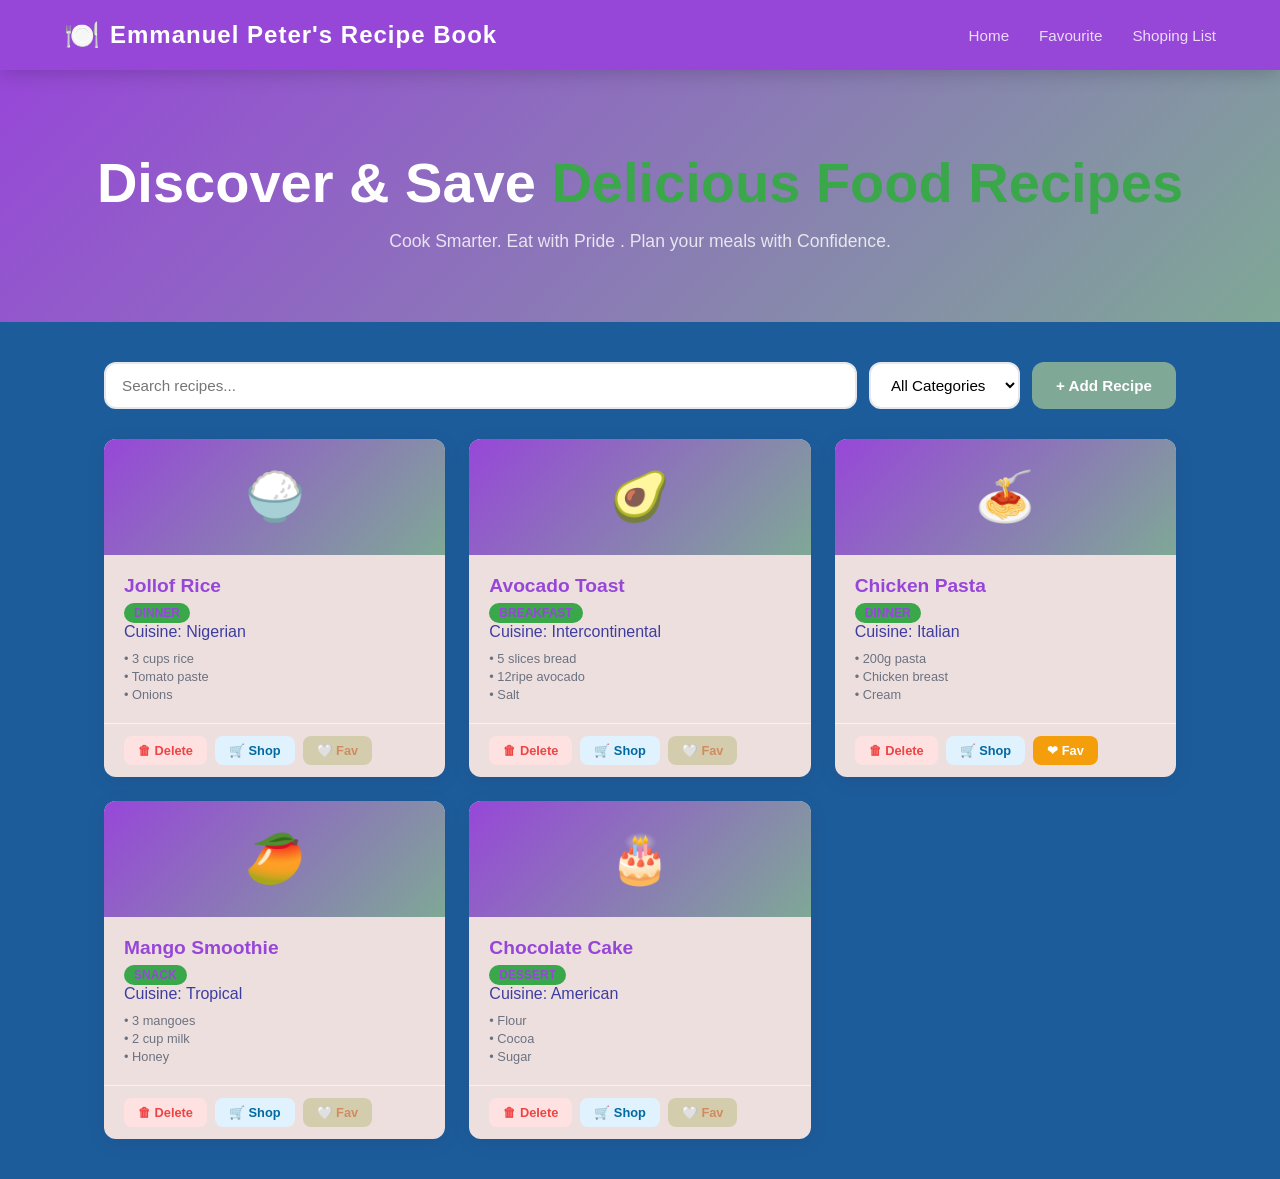
<file: index.html 2.html 2.html>
<!doctype html>
<html lang="en">
  <head>
    <meta charset="UTF-8" />
    <meta name="viewport" content="width=device-width, initial-scale=1.0" />
    <link rel="stylesheet" href="styles.css" />
  </head>
  <body>
    <header class="header">
      <div class="logo">
        <span class="logo-icon">🍽️</span>
        <span class="logo-text">Emmanuel Peter's Recipe Book</span>
      </div>
      <nav class="nav" id="nav">
        <a href="#" class="nav-link"> Home</a>
        <a href="#" class="nav-link"> Favourite</a>
        <a href="#" class="nav-link"> Shoping List</a>
      </nav>
      <button class="hamburger" id="hamburger">
        <span></span>
        <span></span>
        <span></span>
      </button>
    </header>
    <section class="hero">
      <h1 class="hero-title">
        Discover & Save <span> Delicious Food Recipes</span>
      </h1>
      <p class="hero-subtitle">
        Cook Smarter. Eat with Pride . Plan your meals with Confidence.
      </p>
    </section>

    <main class="main">
      <!-- Search bar, category filter, and add button -->
      <div class="controls">
        <input
          type="text"
          id="searchInput"
          placeholder="Search recipes..."
          class="search-input"
        />
        <select id="categoryFilter" class="category-select">
          <option value="all">All Categories</option>
          <option value="breakfast">Breakfast</option>
          <option value="lunch">Lunch</option>
          <option value="dinner">Dinner</option>
          <option value="snack">Snack</option>
          <option value="dessert">Dessert</option>
        </select>
        <button class="btn-add" id="openFormBtn">+ Add Recipe</button>
      </div>

      <!-- JavaScript will inject recipe cards here -->
      <div class="recipe-grid" id="recipeGrid"></div>
    </main>
    <!-- ADD/EDIT RECIPE MODAL -->
    <div class="modal-overlay" id="modalOverlay">
      <div class="modal">
        <button class="modal-close" id="modalClose">✕</button>
        <h2 id="modalTitle">Add New Recipe</h2>

        <div class="form-group">
          <label>Recipe Name</label>
          <input type="text" id="recipeName" placeholder="e.g. Jollof Rice" />
        </div>

        <div class="form-group">
          <label>Category</label>
          <select id="recipeCategory">
            <option value="breakfast">Breakfast</option>
            <option value="lunch">Lunch</option>
            <option value="dinner">Dinner</option>
            <option value="snack">Snack</option>
            <option value="dessert">Dessert</option>
          </select>
        </div>

        <div class="form-group">
          <label>Cuisine</label>
          <input
            type="text"
            id="recipeCuisine"
            placeholder="e.g. Nigerian, Italian"
          />
        </div>

        <div class="form-group">
          <label>Ingredients (one per line)</label>
          <textarea
            id="recipeIngredients"
            rows="5"
            placeholder="Rice&#10;Tomatoes&#10;Onions"
          ></textarea>
        </div>

        <div class="form-group">
          <label>Instructions</label>
          <textarea
            id="recipeInstructions"
            rows="4"
            placeholder="Step by step..."
          ></textarea>
        </div>

        <div class="form-group">
          <label>Emoji (optional)</label>
          <input type="text" id="recipeEmoji" placeholder="e.g. 🍚" />
        </div>

        <button class="btn-submit" id="saveRecipeBtn">Save Recipe</button>
      </div>
    </div>
    <!-- SHOPPING LIST SIDE PANEL -->
    <div class="shopping-panel" id="shoppingPanel">
      <h2>Shopping List</h2>
      <div id="shoppingItems"></div>
      <button class="btn-close-panel" id="closeShoppingPanel">Close</button>
    </div>
    <script src="app.js"></script>
  </body>
</html>
</file>
<file: styles.css>
:root {
  --color-primary: #9747d8;
  --color-accent: #7fa896;
  --color-light: #3ba74b;
  --color-bg: #1d5c9b;
  --color-text: #3d3da0;
  --color-muted: #2f487a;
  --radius: 12px;
  --shadow: 0 4px 20px rgba(0, 0, 0, 0.08);
  --transition: 0.3s ease;
}
* {
  box-sizing: border-box;
  margin: 0;
  padding: 0;
}
body {
  font-family: "Inter", sans-serif;
  background-color: var(--color-bg);
  color: var(--color-text);
}
a {
  text-decoration: none;
  color: inherit;
}
.header {
  display: flex;
  justify-content: space-between;
  padding: 0 5%;
  height: 70px;
  background: var(--color-primary);
  position: sticky;
  top: 0;
  z-index: 1000;
  box-shadow: 0 2px 20px rgba(0, 0, 0, 0.2);
}
.logo {
  display: flex;
  align-items: center;
  gap: 10px;
  font-size: 1.5rem;
  color: #ffffff;
}
.logo-icon {
  font-size: 1.8rem;
  animation: spin 6s linear infinite;
}
.logo-text {
  font-size: 1.5rem;
  color: #ffffff;
  letter-spacing: 1px;
  font-weight: 700;
}
@keyframes spin {
  0% {
    transform: rotate(0deg);
  }
  100% {
    transform: rotate(360deg);
  }
}
.nav {
  display: flex;
  align-items: center;
  gap: 30px;
}

.nav-link {
  color: rgba(255, 255, 255, 0.8);
  font-size: 0.95rem;
  font-weight: 500;
  padding: 6px 0;
  position: relative;
  transition: color var(--transition);
}
.nav-link::after {
  content: "";
  position: absolute;
  left: 0;
  bottom: 0;
  width: 0;
  height: 2px;
  background-color: var(--color-light);
  transition: width var(--transition);
}

.nav-link:hover {
  color: #5c2121;
}
.nav-link:hover::after {
  width: 100%;
}
.hamburger {
  display: none;
  flex-direction: column;
  gap: 5px;
  cursor: pointer;
  padding: 5px;
}
.hamburger span {
  display: block;
  width: 25px;
  height: 3px;
  background-color: #ffffff;
  border-radius: 3px;
}
.hero {
  background: linear-gradient(
    135deg,
    var(--color-primary) 0%,
    var(--color-accent) 100%
  );
  padding: 80px 5% 70px;
  text-align: center;
  position: relative;
  overflow: hidden;
}
.hero-title {
  font-size: clamp(2rem, 5vw, 3.5rem);
  color: #ffffff;
  margin-bottom: 16px;
}
.hero-title span {
  color: var(--color-light);
}
.hero-subtitle {
  font-size: 1.1rem;
  color: rgba(255, 255, 255, 0.8);
}
.main {
  max-width: 1200px;
  margin: 0 auto;
  padding: 40px 5%;
}
.controls {
  display: flex;
  gap: 12px;
  margin-bottom: 30px;
  flex-wrap: wrap;
}
.search-input,
.category-select {
  padding: 12px 16px;
  border: 2px solid #e5e7eb;
  border-radius: var(--radius);
  font-size: 0.95rem;
  font-family: inherit;
  outline: none;
  background: white;
}
.btn-add {
  padding: 12px 24px;
  background: var(--color-accent);
  color: white;
  border: none;
  border-radius: var(--radius);
  font-size: 0.95rem;
  font-weight: 600;
  cursor: pointer;
  white-space: nowrap;
}
.btn-add:hover {
  background: var(--color-primary);
  transform: translate(-2px);
}
.search-input {
  flex: 1;
  min-width: 200px;
}
.recipe-grid {
  display: grid;
  grid-template-columns: repeat(auto-fill, minmax(280px, 1fr));
  gap: 24px;
}

.card {
  background: rgb(238, 223, 223);
  border-radius: var(--radius);
  box-shadow: var(--shadow);
  overflow: hidden;
  transition:
    transform var(--transition),
    box-shadow var(--transition);
  display: flex;
  flex-direction: column;
}
.card:hover {
  transform: translateY(-6px);
  box-shadow: 0 12px 30px rgba(0, 0, 0, 0.12);
}
.card-header {
  background: linear-gradient(
    135deg,
    var(--color-primary),
    var(--color-accent)
  );
  padding: 30px 20px;
  text-align: center;
  font-size: 3rem;
}
.card-body {
  padding: 20px;
  flex: 1;
}
.card-title {
  font-size: 1.2rem;
  font-weight: 700;
  color: var(--color-primary);
  margin-bottom: 6px;
}
.card-badge {
  display: inline-block;
  padding: 3px 10px;
  background: var(--color-light);
  color: var(--color-primary);
  border-radius: 20px;
  font-size: 0.75rem;
  font-weight: 600;
  text-transform: uppercase;
}
.card-actions {
  display: flex;
  gap: 8px;
  padding: 12px 20px;
  border-top: 1px solid #f3f4f6;
  flex-wrap: wrap;
}
.btn-icon {
  padding: 7px 14px;
  border: none;
  border-radius: 8px;
  font-size: 0.8rem;
  font-weight: 600;
  cursor: pointer;
  transition:
    opacity var(--transition),
    transform var(--transition);
}
.btn-delete {
  background: #fee2e2;
  color: #ef4444;
}
.btn-shopping {
  background: #e0f2fe;
  color: #0369a1;
}
.btn-favorite {
  background: #d4cdad;
  color: #cf8c62;
}
.btn-favorite.active {
  background: #f59e0b;
  color: white;
}

.empty-state {
  text-align: center;
  padding: 60px 20px;
  color: var(--color-muted);
  grid-column: 1/-1;
}
.empty-state .icon {
  font-size: 4rem;
  margin-bottom: 16px;
}
.recipe-grid {
  display: grid;
  grid-template-columns: repeat(auto-fill, minmax(280px, 1fr));
  gap: 24px;
}
.modal-overlay {
  display: none; /* Hidden by default */
  position: fixed;
  inset: 0; /* Covers entire screen */
  background: rgba(0, 0, 0, 0.5);
  z-index: 2000;
  align-items: center;
  justify-content: center;
  padding: 20px;
}
.modal-overlay.open {
  display: flex;
} /* JS adds this class to show it */

.modal {
  background: white;
  border-radius: 16px;
  padding: 32px;
  width: 100%;
  max-width: 500px;
  max-height: 90vh;
  overflow-y: auto;
  position: relative;
  animation: modalIn 0.3s ease;
}
@keyframes modalIn {
  from {
    opacity: 0;
    transform: scale(0.9);
  }
  to {
    opacity: 1;
    transform: scale(1);
  }
}
.modal-close {
  position: absolute;
  top: 16px;
  right: 16px;
  background: #f3f4f6;
  border: none;
  width: 32px;
  height: 32px;
  border-radius: 50%;
  cursor: pointer;
  font-size: 1rem;
}
.form-group {
  margin-bottom: 16px;
}
.form-group label {
  display: block;
  font-weight: 600;
  font-size: 0.9rem;
  margin-bottom: 6px;
}
.form-group input,
.form-group select,
.form-group textarea {
  width: 100%;
  padding: 10px 14px;
  border: 2px solid #e5e7eb;
  border-radius: 8px;
  font-family: inherit;
  font-size: 0.9rem;
  outline: none;
  transition: border-color var(--transition);
  resize: vertical;
}
.btn-submit {
  width: 100%;
  padding: 14px;
  background: var(--color-accent);
  color: white;
  border: none;
  border-radius: var(--radius);
  font-size: 1rem;
  font-weight: 600;
  cursor: pointer;
}
.shopping-panel {
  position: fixed;
  right: -400px; /* Hidden off the right edge */
  top: 0;
  width: 360px;
  height: 100%;
  background: white;
  box-shadow: -4px 0 20px rgba(0, 0, 0, 0.1);
  padding: 30px;
  z-index: 1500;
  transition: right var(--transition); /* Animate the slide */
  overflow-y: auto;
}
.shopping-panel.open {
  right: 0;
} /* JS adds this to slide it in */
.btn-close-panel {
  margin-top: 20px;
  padding: 10px 20px;
  background: var(--color-primary);
  color: white;
  border: none;
  border-radius: 8px;
  cursor: pointer;
}
@media (max-width: 768px) {
  #nav {
    display: none;
    flex-direction: column;
    gap: 16px;
  }
  #nav.open {
    display: flex;
  }
  .hamburger {
    display: flex;
  }

  .header {
    flex-wrap: wrap;
    height: auto;
    padding: 15px 5%;
  }
  .nav {
    width: 100%;
    background: var(--color-primary);
    padding: 10px 0 20px;
    gap: 16px;
    align-items: flex-start;
  }
  .controls {
    flex-direction: column;
  }
  .search-input {
    min-width: 100%;
  }
  .shopping-panel {
    width: 100%;
    right: -100%;
  }
}
</file>
